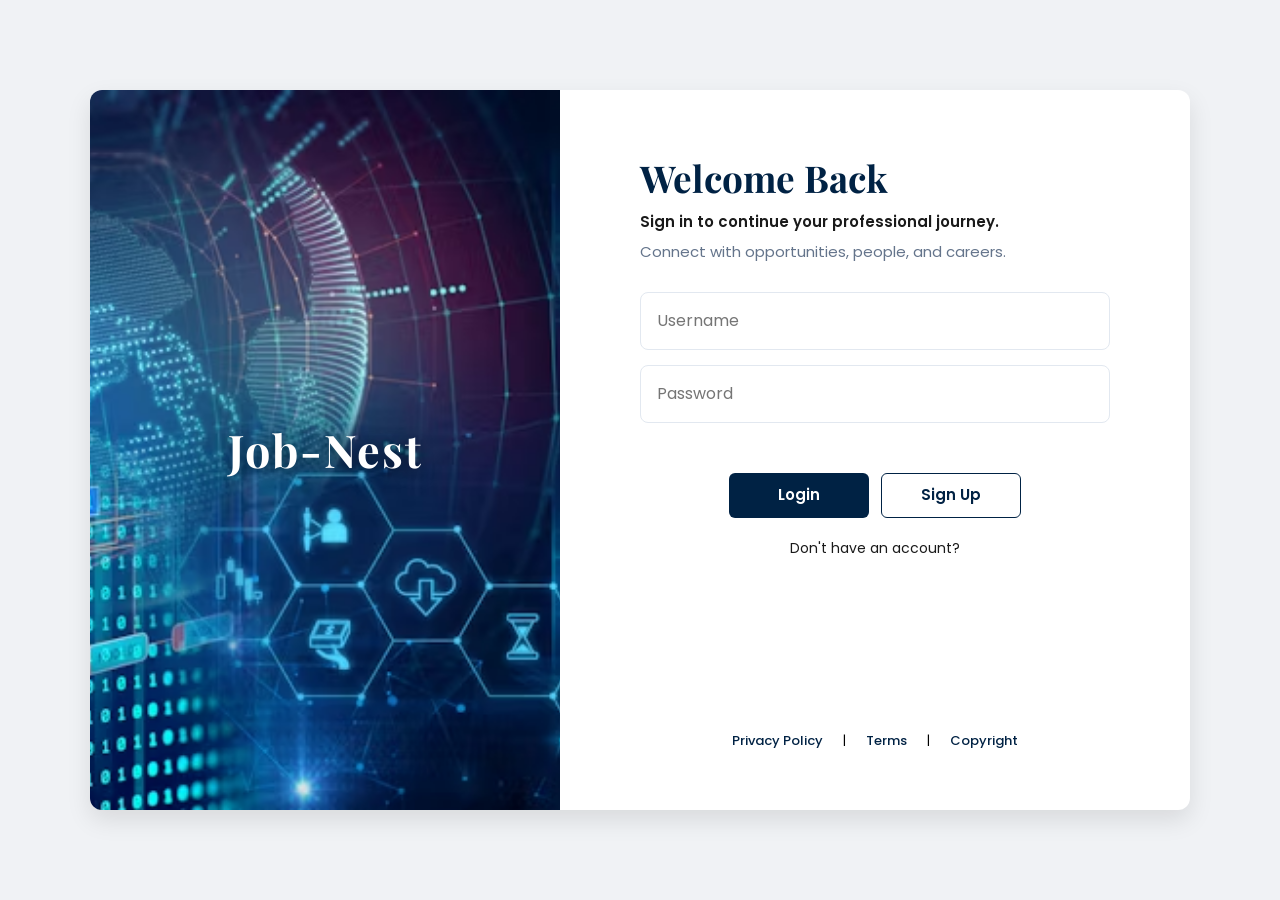
<file: index.html>
<!DOCTYPE html>
<html>
    <head>
        <meta charset="utf-8">
        <meta name="viewport" content="width=device-width, initial-scale=1">
        <meta name="author" content="Lateefat Obisesan">
        <meta name="description" content="job-nest">
        <meta name="keywords" content="html, css, web, web development, MapBox, javascript">
        <link rel="icon" href="./assets/media/favicon.png" type="image/x-icon">
        <script src="./assets/script/index.js" type="module" defer></script>
        <link rel="stylesheet" href="https://fonts.googleapis.com/css2?family=Playfair+Display:wght@500;700&family=Poppins:wght@300;400;500;600&display=swap">
        <link rel="stylesheet" href="./assets/style/index.css" media="all">
        <title>JOB-NEST</title>
    </head>
    <body>
        <main class="login-wrapper">
    <section class="login-left">
        <img src="./assets/media/login-image.jpeg" alt="Login image" class="login-image">
    <div class="login-logo">
    <h1>Job-Nest</h1>
    </div>
    </section>
    <section class="login-right">
        <div class="login-content">
            <h2>Welcome Back</h2>
           <p class="login-text"> Sign in to continue your professional journey. </p>
            <p class="login-subtext"> Connect with opportunities, people, and careers. </p>
            <form id="login-form">
                <input type="text" id="username" placeholder="Username" required>
                <input type="password" id="password" placeholder="Password" required>
                <p id="login-error"></p>
                <div class="auth-buttons"> 
                    <button type="submit"> Login </button>
                    <button type="button" class="signup-btn"> Sign Up </button>
                </div>
            </form>
        </div>
         <p class="account-text">
           Don't have an account?
        </p>
        <div class="login-links">
            <a href="#">Privacy Policy</a>
            <span>|</span>
            <a href="#">Terms</a>
            <span>|</span>
            <a href="#">Copyright</a>
        </div>
       </section>
      </main>
    </body>
</html>
</file>
<file: assets/style/index.css>
@charset "utf-8";
@import"./reset.css";

:root {
    --navy-primary: #002244;  
    --navy-accent: #004080;    
    --ice-white: #f8fafc;       
    --card-white: #ffffff;      
    --text-dark: #1a1a1a;      
    --text-muted: #64748b;   
    --border: #e2e8f0;         
    --font-main: 'Poppins', sans-serif;
}

* {
    box-sizing: border-box;
}

body {
    font-family: var(--font-main);
    background-color: #f0f2f5;
    min-height: 100vh;
    margin: 0;
    display: flex;
    align-items: center;
    justify-content: center;
}

.login-wrapper {
    display: flex;
    width: 1100px;
    height: 720px;
    background-color: var(--card-white);
    border-radius: 12px;
    overflow: hidden;
    box-shadow: 0 10px 25px rgba(0,0,0,0.1);
}

.login-left {
    flex: 1.1; 
    background-color: var(--navy-primary);
    display: flex;
    position: relative;
    overflow: hidden;
}

.login-logo {
    position: absolute;
    inset: 0;               
    display: flex;
    align-items: center;
    justify-content: center;
    pointer-events: none;
}

.login-logo h1 {
    font-family: 'Playfair Display', serif;
    color:#fff;
    font-size: 4.5rem;
    letter-spacing: 2px;
    text-shadow: 0 4px 15px rgba(0,0,0,0.5);
}

.login-image {
    width: 100%;
    height: 100%; 
    object-fit: cover;
}

.login-right {
   flex: 1.1;
    display: flex;
    flex-direction: column; 
    padding: 60px 80px;
}

.login-content {
    width: 100%;
}

.login-content h2 {
    font-family: 'Playfair Display', serif;
    font-size: 3.7rem;
    color: var(--navy-primary);
    margin-bottom: 5px;
}

.login-text {
    font-weight: 600;
    color: var(--text-dark);
    font-size: 1.5rem;
    margin-bottom: 8px;
}

.login-subtext {
    font-size: 1.5rem;
    color: var(--text-muted);
    margin-bottom: 30px;
    line-height: 1.4;
}

#login-form {
    display: flex;
    flex-direction: column;
    gap: 15px;
}

input {
    width: 100%;
    padding: 16px;
    border: 1px solid var(--border);
    border-radius: 8px;
}

button[type="submit"] {
    background-color: var(--navy-primary);
    color: white;
    border: none;
    padding: 10px 20px; 
    border-radius: 6px;
    font-weight: 600;
    cursor: pointer;
    font-size: 1.5rem;
    height: 45px;
}

button[type="submit"],
.signup-btn {
    flex: none; 
    width: 140px;
    display: flex;      
    align-items: center; 
    justify-content: center;
}

.signup-btn {
   background: transparent;
    border: 1px solid var(--navy-primary);
    color: var(--navy-primary);
    padding: 10px 20px;
    border-radius: 6px;
    font-weight: 600;
    cursor: pointer;
    font-size: 1.5rem;
    height: 45px;
    margin: 0;
}

.account-text {
    text-align: center;
    margin-top: 20px;
    font-size: 1.4rem;
    color: var(--text-dark);
}

.auth-buttons {
    display: flex;
    gap: 12px;
    margin-top: 20px;
    align-items: center;
    justify-content: center;
}

.login-links {
    margin-top: auto; 
    display: flex;
    justify-content: center;
    gap: 20px;
    font-size: 1.3rem;
}

.login-links a {
    text-decoration: none;
    color: var(--navy-primary);
    font-weight: 500;
}
</file>
